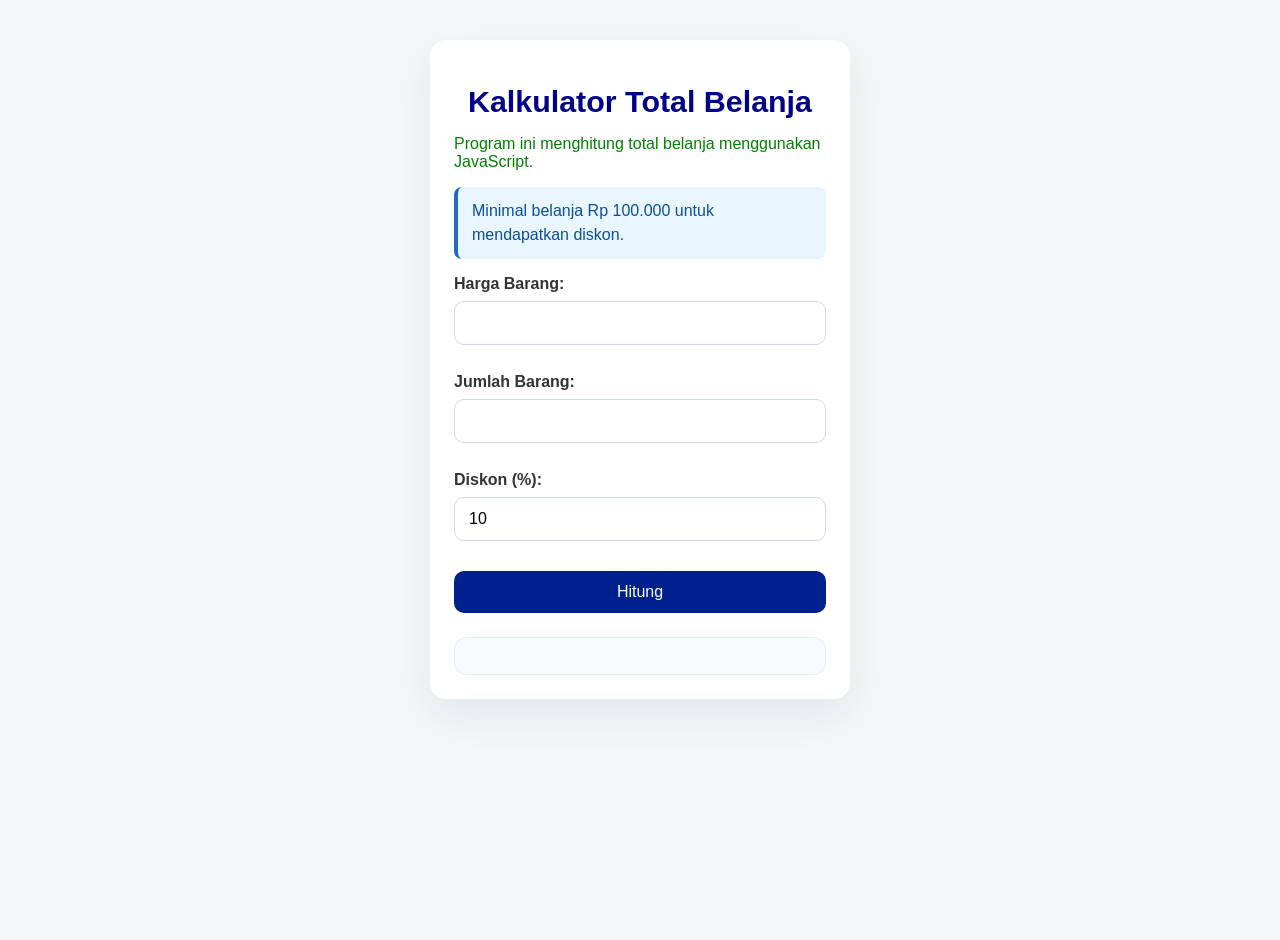
<file: index.html>
<!doctype html>
<html lang="id">
  <head>
    <meta charset="UTF-8" />
    <meta name="viewport" content="width=device-width, initial-scale=1.0" />
    <title>Kalkulator Total Belanja</title>

    <!-- CSS Eksternal -->
    <link rel="stylesheet" href="style.css" />

    <!-- CSS Internal -->
    <style>
      h1 {
        color: darkblue;
        text-align: center;
      }
    </style>
  </head>
  <body>
    <div class="container">
      <h1>Kalkulator Total Belanja</h1>

      <!-- CSS Inline -->
      <p style="color: green">
        Program ini menghitung total belanja menggunakan JavaScript.
      </p>

      <p class="note">Minimal belanja Rp 100.000 untuk mendapatkan diskon.</p>

      <label>Harga Barang:</label>
      <input type="number" id="harga" />

      <label>Jumlah Barang:</label>
      <input type="number" id="jumlah" />

      <label>Diskon (%):</label>
      <input type="number" id="diskon" value="10" />

      <button onclick="hitungBelanja()">Hitung</button>

      <div id="hasil"></div>
    </div>

    <script src="script.js"></script>
  </body>
</html>
</file>
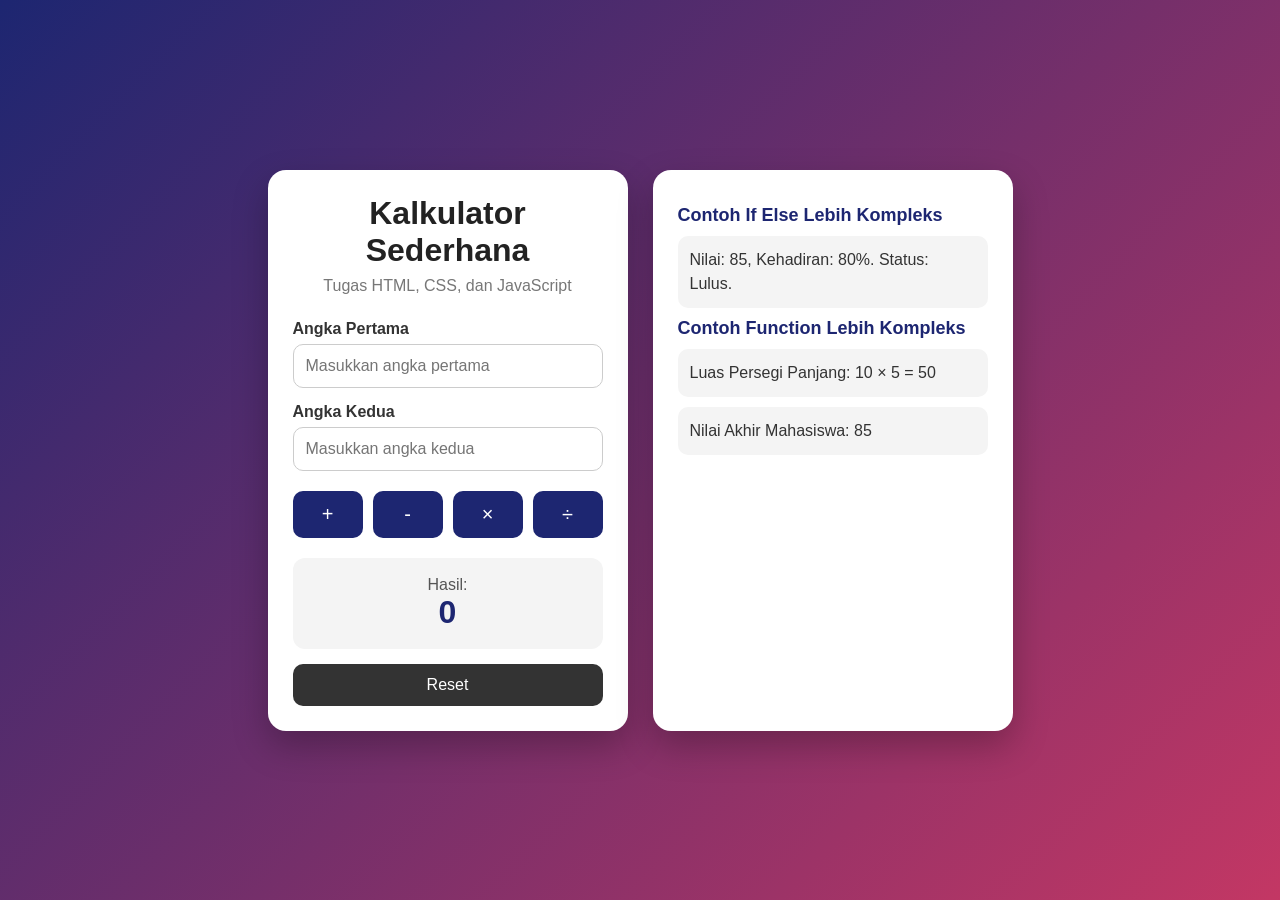
<file: pertemuan 12/index.html>
<!DOCTYPE html>
<html lang="id">
<head>
    <meta charset="UTF-8">
    <meta name="viewport" content="width=device-width, initial-scale=1.0">
    <title>Tugas Kalkulator HTML CSS JS</title>
    <link rel="stylesheet" href="style.css">
</head>
<body>

    <div class="container">
        <div class="card">
            <h1>Kalkulator Sederhana</h1>
            <p class="subtitle">Tugas HTML, CSS, dan JavaScript</p>

            <div class="form-group">
                <label for="angka1">Angka Pertama</label>
                <input type="number" id="angka1" placeholder="Masukkan angka pertama">
            </div>

            <div class="form-group">
                <label for="angka2">Angka Kedua</label>
                <input type="number" id="angka2" placeholder="Masukkan angka kedua">
            </div>

            <div class="button-group">
                <button onclick="hitung('tambah')">+</button>
                <button onclick="hitung('kurang')">-</button>
                <button onclick="hitung('kali')">×</button>
                <button onclick="hitung('bagi')">÷</button>
            </div>

            <div class="result-box">
                <p>Hasil:</p>
                <h2 id="hasil">0</h2>
            </div>

            <button class="reset" onclick="resetForm()">Reset</button>
        </div>

        <div class="info-card">
            <h2>Contoh If Else Lebih Kompleks</h2>
            <p id="statusNilai"></p>

            <h2>Contoh Function Lebih Kompleks</h2>
            <p id="luas"></p>
            <p id="nilaiAkhir"></p>
        </div>
    </div>

    <script src="script.js"></script>
</body>
</html>
</file>
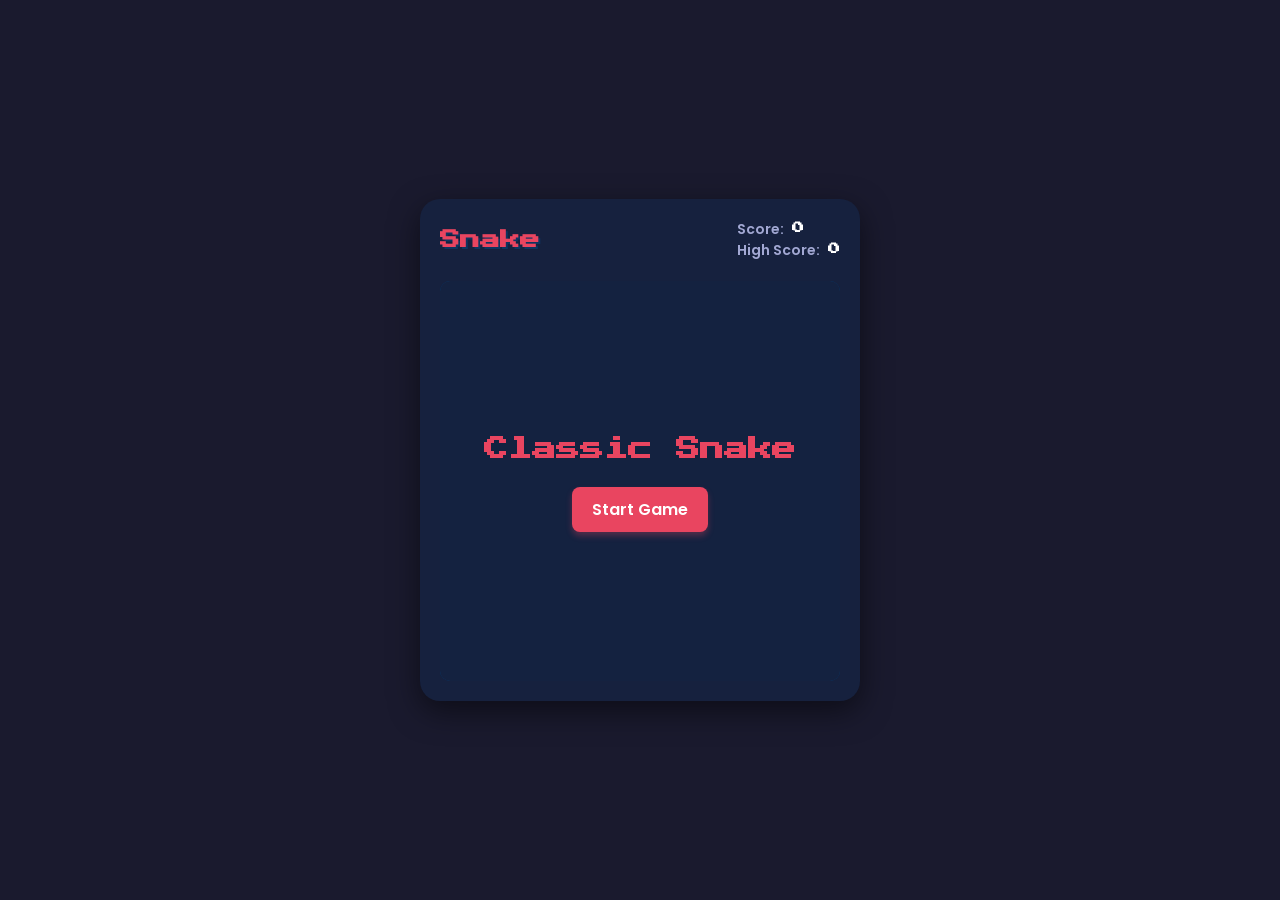
<file: pertemuan 17/index.html>
<!DOCTYPE html>
<html lang="id">
<head>
    <meta charset="UTF-8">
    <meta name="viewport" content="width=device-width, initial-scale=1.0, maximum-scale=1.0, user-scalable=no">
    <title>Classic Snake Game</title>
    <link rel="stylesheet" href="style.css">
    <link href="https://fonts.googleapis.com/css2?family=Press+Start+2P&family=Poppins:wght@400;600&display=swap" rel="stylesheet">
</head>
<body>
    <div class="game-container">
        <div class="header">
            <h1>Snake</h1>
            <div class="score-board">
                <p>Score: <span id="score">0</span></p>
                <p>High Score: <span id="high-score">0</span></p>
            </div>
        </div>

        <div class="canvas-container">
            <canvas id="gameCanvas" width="400" height="400"></canvas>
            <div id="game-over" class="hidden overlay">
                <h2>Game Over!</h2>
                <button id="restart-btn">Play Again</button>
            </div>
            <div id="start-screen" class="overlay">
                <h2>Classic Snake</h2>
                <button id="start-btn">Start Game</button>
            </div>
        </div>

        <!-- Virtual D-pad for mobile -->
        <div class="controls">
            <button class="d-pad" id="btn-up">⬆️</button>
            <div class="d-pad-row">
                <button class="d-pad" id="btn-left">⬅️</button>
                <button class="d-pad" id="btn-down">⬇️</button>
                <button class="d-pad" id="btn-right">➡️</button>
            </div>
        </div>
    </div>

    <script src="script.js"></script>
</body>
</html>
</file>
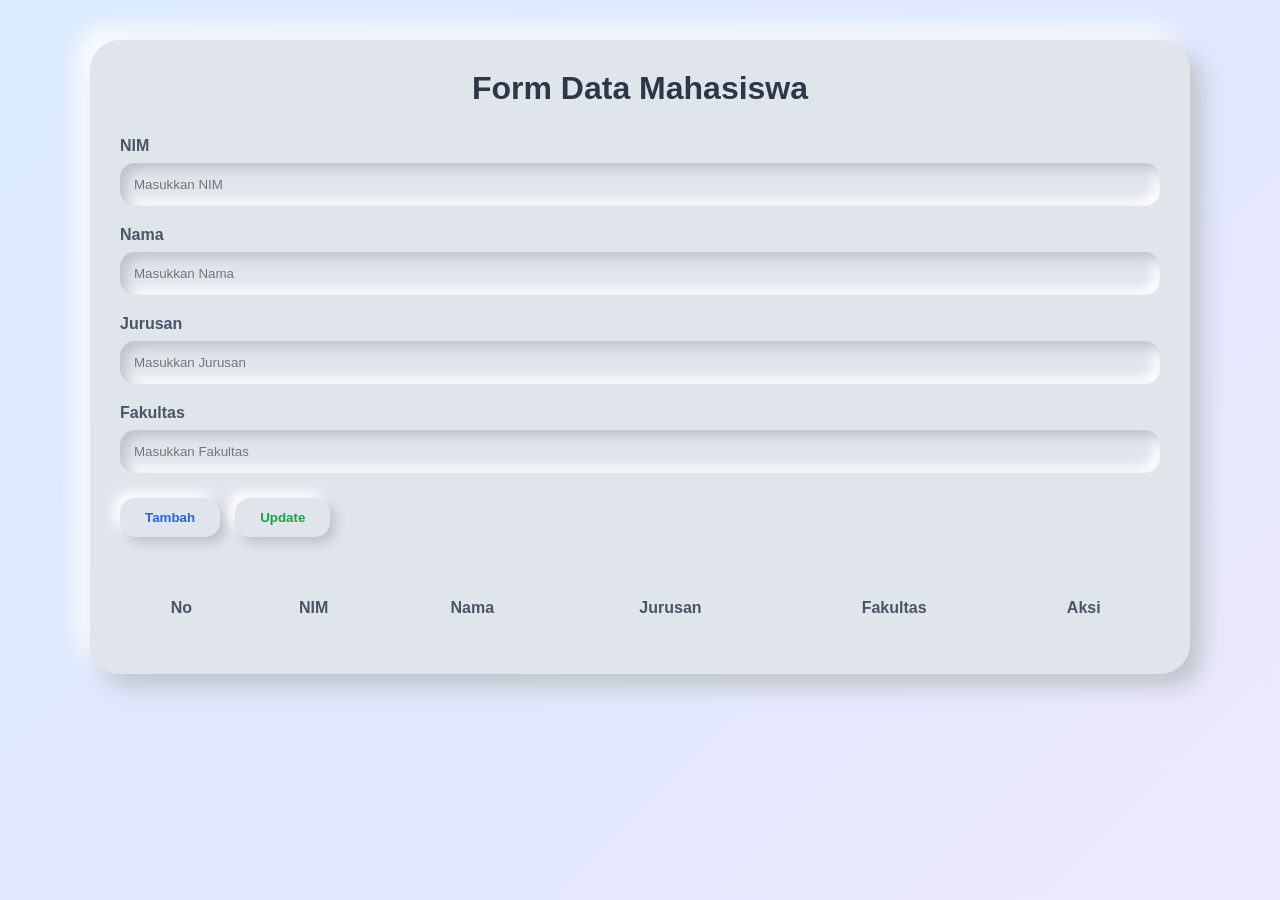
<file: pertemuan 14/js.html>
<!doctype html>
<html lang="id">
  <head>
    <meta charset="UTF-8" />
    <meta name="viewport" content="width=device-width, initial-scale=1.0" />
    <title>Form Data Mahasiswa</title>

    <style>
      * {
        margin: 0;
        padding: 0;
        box-sizing: border-box;
        font-family: "Poppins", sans-serif;
      }

      body {
        min-height: 100vh;
        background: linear-gradient(135deg, #dbeafe, #e0e7ff, #ede9fe);
        padding: 40px;
      }

      .container {
        max-width: 1100px;
        margin: auto;
        padding: 30px;
        border-radius: 30px;
        background: #e0e5ec;
        box-shadow:
          12px 12px 24px #bec3c9,
          -12px -12px 24px #ffffff;
      }

      h1 {
        text-align: center;
        margin-bottom: 30px;
        color: #2d3748;
      }

      .form-group {
        margin-bottom: 20px;
      }

      label {
        display: block;
        margin-bottom: 8px;
        font-weight: 600;
        color: #4a5568;
      }

      input {
        width: 100%;
        padding: 14px;
        border: none;
        outline: none;
        border-radius: 15px;
        background: #e0e5ec;
        box-shadow:
          inset 6px 6px 12px #bec3c9,
          inset -6px -6px 12px #ffffff;
      }

      .button-group {
        display: flex;
        gap: 15px;
        margin-top: 25px;
      }

      button {
        border: none;
        cursor: pointer;
        padding: 12px 25px;
        border-radius: 15px;
        font-weight: bold;
        transition: 0.3s;
        background: #e0e5ec;
        box-shadow:
          6px 6px 12px #bec3c9,
          -6px -6px 12px #ffffff;
      }

      button:hover {
        transform: translateY(-2px);
      }

      button:active {
        box-shadow:
          inset 4px 4px 8px #bec3c9,
          inset -4px -4px 8px #ffffff;
      }

      .btn-tambah {
        color: #2563eb;
      }

      .btn-update {
        color: #16a34a;
      }

      .btn-edit {
        color: #f59e0b;
      }

      .btn-hapus {
        color: #dc2626;
      }

      table {
        width: 100%;
        margin-top: 35px;
        border-collapse: separate;
        border-spacing: 0 12px;
      }

      th {
        padding: 15px;
        color: #475569;
      }

      td {
        padding: 18px;
        text-align: center;
        background: #e0e5ec;
        box-shadow:
          6px 6px 12px #bec3c9,
          -6px -6px 12px #ffffff;
      }

      td:first-child {
        border-radius: 15px 0 0 15px;
      }

      td:last-child {
        border-radius: 0 15px 15px 0;
      }

      .aksi {
        display: flex;
        justify-content: center;
        gap: 10px;
      }

      .aksi button {
        padding: 10px 18px;
      }
    </style>
  </head>
  <body>
    <div class="container">
      <h1>Form Data Mahasiswa</h1>

      <div class="form-group">
        <label>NIM</label>
        <input type="text" id="nim" placeholder="Masukkan NIM" />
      </div>

      <div class="form-group">
        <label>Nama</label>
        <input type="text" id="nama" placeholder="Masukkan Nama" />
      </div>

      <div class="form-group">
        <label>Jurusan</label>
        <input type="text" id="jurusan" placeholder="Masukkan Jurusan" />
      </div>

      <div class="form-group">
        <label>Fakultas</label>
        <input type="text" id="fakultas" placeholder="Masukkan Fakultas" />
      </div>

      <div class="button-group">
        <button class="btn-tambah" onclick="tambahData()">Tambah</button>
        <button class="btn-update" onclick="updateData()">Update</button>
      </div>

      <table>
        <thead>
          <tr>
            <th>No</th>
            <th>NIM</th>
            <th>Nama</th>
            <th>Jurusan</th>
            <th>Fakultas</th>
            <th>Aksi</th>
          </tr>
        </thead>
        <tbody id="tabelMahasiswa"></tbody>
      </table>
    </div>

    <script>
      let dataMahasiswa = [];
      let indexEdit = null;

      function tambahData() {
        let nim = document.getElementById("nim").value;
        let nama = document.getElementById("nama").value;
        let jurusan = document.getElementById("jurusan").value;
        let fakultas = document.getElementById("fakultas").value;

        if (nim === "" || nama === "" || jurusan === "" || fakultas === "") {
          alert("Semua data harus diisi!");
          return;
        }

        let mahasiswa = {
          nim: nim,
          nama: nama,
          jurusan: jurusan,
          fakultas: fakultas,
        };

        dataMahasiswa.push(mahasiswa);

        console.log("Data berhasil ditambahkan:");
        console.log(dataMahasiswa);

        tampilkanData();
        kosongkanForm();
      }

      function tampilkanData() {
        let tabel = document.getElementById("tabelMahasiswa");
        tabel.innerHTML = "";

        for (let i = 0; i < dataMahasiswa.length; i++) {
          tabel.innerHTML += `
                    <tr>
                        <td>${i + 1}</td>
                        <td>${dataMahasiswa[i].nim}</td>
                        <td>${dataMahasiswa[i].nama}</td>
                        <td>${dataMahasiswa[i].jurusan}</td>
                        <td>${dataMahasiswa[i].fakultas}</td>
                        <td class="aksi">
                            <button class="btn-edit" onclick="editData(${i})">Edit</button>
                            <button class="btn-hapus" onclick="hapusData(${i})">Hapus</button>
                        </td>
                    </tr>
                `;
        }
      }

      function editData(index) {
        document.getElementById("nim").value = dataMahasiswa[index].nim;
        document.getElementById("nama").value = dataMahasiswa[index].nama;
        document.getElementById("jurusan").value = dataMahasiswa[index].jurusan;
        document.getElementById("fakultas").value =
          dataMahasiswa[index].fakultas;

        indexEdit = index;

        console.log("Data yang akan diedit:");
        console.log(dataMahasiswa[index]);
      }

      function updateData() {
        if (indexEdit === null) {
          alert("Pilih data yang ingin diedit terlebih dahulu!");
          return;
        }

        dataMahasiswa[indexEdit].nim = document.getElementById("nim").value;
        dataMahasiswa[indexEdit].nama = document.getElementById("nama").value;
        dataMahasiswa[indexEdit].jurusan =
          document.getElementById("jurusan").value;
        dataMahasiswa[indexEdit].fakultas =
          document.getElementById("fakultas").value;

        console.log("Data berhasil diupdate:");
        console.log(dataMahasiswa);

        tampilkanData();
        kosongkanForm();

        indexEdit = null;
      }

      function hapusData(index) {
        let konfirmasi = confirm("Yakin ingin menghapus data ini?");

        if (konfirmasi) {
          dataMahasiswa.splice(index, 1);

          console.log("Data berhasil dihapus:");
          console.log(dataMahasiswa);

          tampilkanData();
        }
      }

      function kosongkanForm() {
        document.getElementById("nim").value = "";
        document.getElementById("nama").value = "";
        document.getElementById("jurusan").value = "";
        document.getElementById("fakultas").value = "";
      }
    </script>
  </body>
</html>
</file>
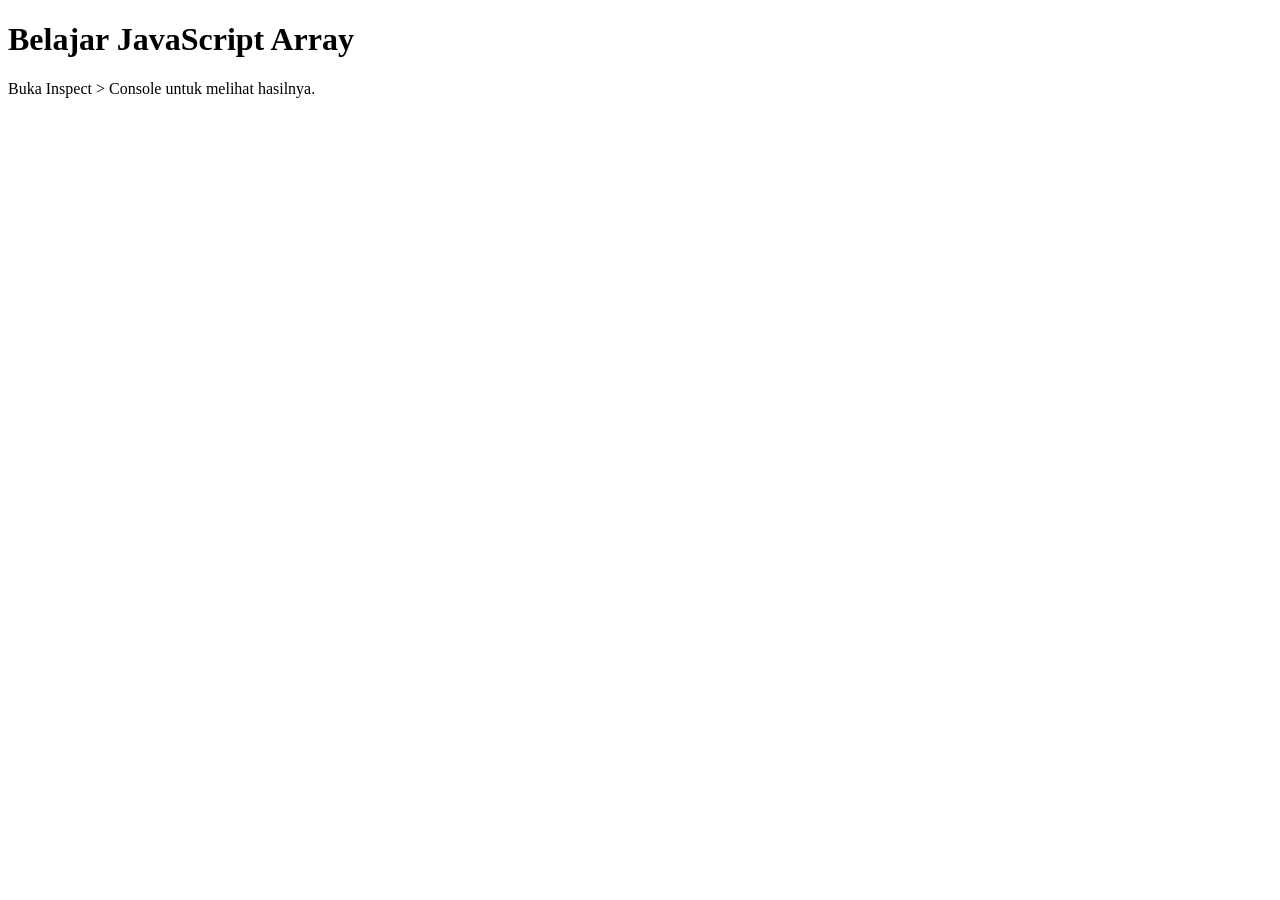
<file: pertemuan 14/js_array.html>
<!doctype html>
<html lang="id">
  <head>
    <meta charset="UTF-8" />
    <meta name="viewport" content="width=device-width, initial-scale=1.0" />
    <title>JS Array</title>
  </head>
  <body>
    <h1>Belajar JavaScript Array</h1>
    <p>Buka Inspect &gt; Console untuk melihat hasilnya.</p>

    <script>
      // array number
      let arr = [1, 2, 3, 4, 5];
      console.log(arr);

      // array string
      let arr2 = ["a", "b", "c", "d", "e"];
      console.log(arr2);

      // array mix
      let arr3 = [1, "a", true, null, undefined];
      console.log(arr3);

      // access array by index
      console.log(arr[0]); // 1
      console.log(arr2[2]); // c
      console.log(arr3[4]); // undefined

      // access array by length
      console.log(arr.length); // 5
      console.log(arr2.length); // 5
      console.log(arr3.length); // 5

      // dengan looping array number
      for (let i = 0; i < arr.length; i++) {
        console.log(arr[i]);
      }

      // dengan looping array string
      for (let i = 0; i < arr2.length; i++) {
        console.log(arr2[i]);
      }

      // dengan looping array mix
      for (let i = 0; i < arr3.length; i++) {
        console.log(arr3[i]);
      }
    </script>
  </body>
</html>
</file>
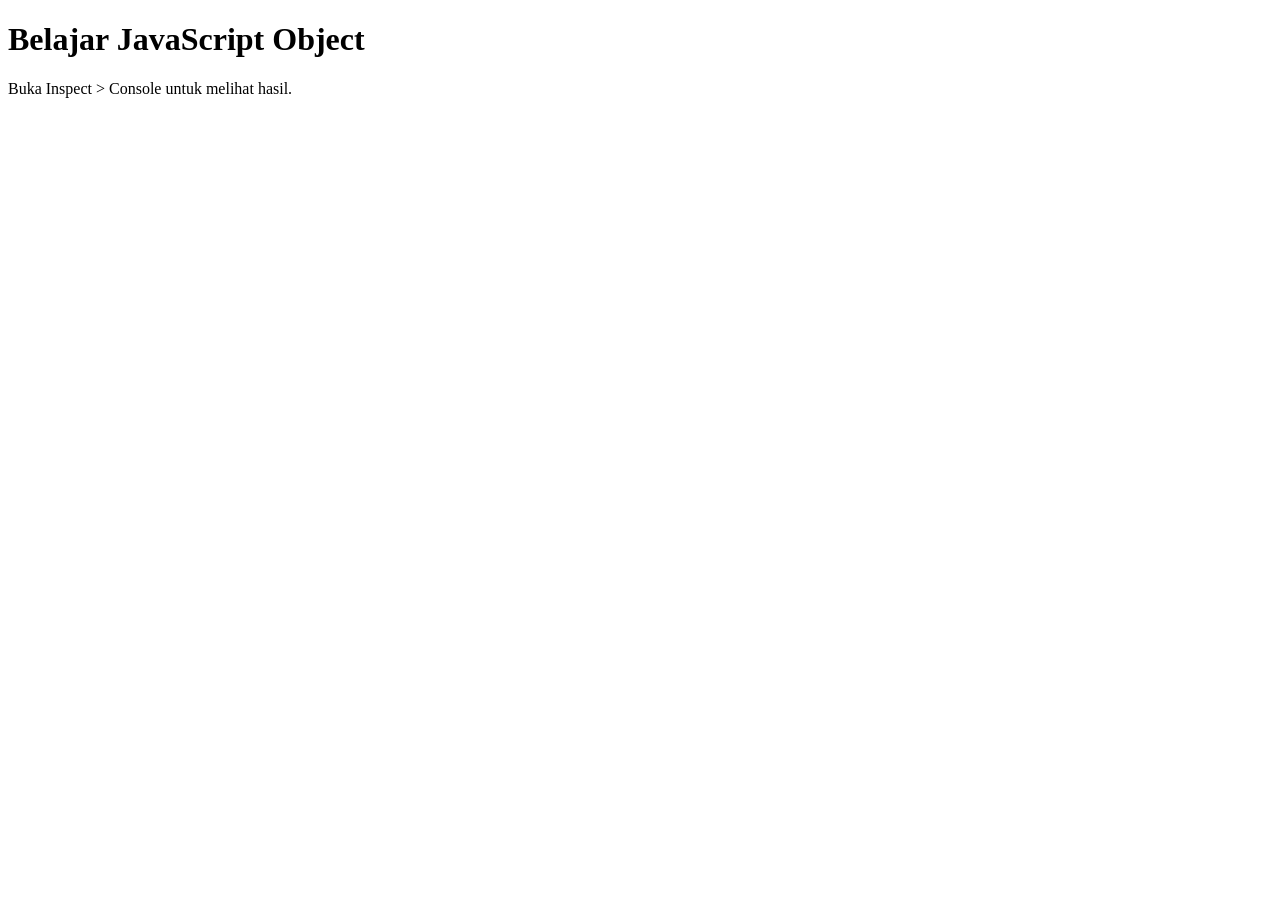
<file: pertemuan 14/js_object.html>
<!doctype html>
<html lang="id">
  <head>
    <meta charset="UTF-8" />
    <meta name="viewport" content="width=device-width, initial-scale=1.0" />
    <title>JS Object</title>
  </head>
  <body>
    <h1>Belajar JavaScript Object</h1>
    <p>Buka Inspect > Console untuk melihat hasil.</p>

    <script>
      console.log("========================================");
      console.log("          OBJECT MAHASISWA");
      console.log("========================================");

      // object mahasiswa
      let mahasiswa = {
        nim: "231011450122",
        nama: "Maulana Royyan Tsubaisa",
        jurusan: "Teknik Informatika",
        fakultas: "Ilmu Komputer",
      };

      console.log(mahasiswa);

      console.log(" ");
      console.log("========================================");
      console.log("         ARRAY OF OBJECT");
      console.log("========================================");

      // array of object
      let dataMahasiswa = [
        {
          nim: "231011450122",
          nama: "Maulana Royyan Tsubaisa",
          jurusan: "Teknik Informatika",
          fakultas: "Ilmu Komputer",
        },
        {
          nim: "231011450123",
          nama: "Ahmad Fauzan",
          jurusan: "Sistem Informasi",
          fakultas: "Ilmu Komputer",
        },
        {
          nim: "231011450124",
          nama: "Siti Aisyah",
          jurusan: "Teknik Informatika",
          fakultas: "Ilmu Komputer",
        },
        {
          nim: "231011450125",
          nama: "Budi Santoso",
          jurusan: "Sistem Informasi",
          fakultas: "Ilmu Komputer",
        },
        {
          nim: "231011450126",
          nama: "Rina Oktaviani",
          jurusan: "Teknik Informatika",
          fakultas: "Ilmu Komputer",
        },
      ];

      console.log(dataMahasiswa);

      console.log(" ");
      console.log("========================================");
      console.log("      ACCESS OBJECT PROPERTY");
      console.log("========================================");

      console.log("NIM      : ", mahasiswa.nim);
      console.log("Nama     : ", mahasiswa.nama);
      console.log("Jurusan  : ", mahasiswa.jurusan);
      console.log("Fakultas : ", mahasiswa.fakultas);

      console.log(" ");
      console.log("========================================");
      console.log("   ACCESS ARRAY OBJECT BY INDEX");
      console.log("========================================");

      console.log("Mahasiswa ke-1 : ", dataMahasiswa[0].nama);
      console.log("Mahasiswa ke-2 : ", dataMahasiswa[1].nama);
      console.log("Mahasiswa ke-3 : ", dataMahasiswa[2].nama);

      console.log(" ");
      console.log("========================================");
      console.log("              LENGTH");
      console.log("========================================");

      console.log("Jumlah Data Mahasiswa : ", dataMahasiswa.length);

      console.log(" ");
      console.log("========================================");
      console.log("          LOOPING OBJECT");
      console.log("========================================");

      for (let key in mahasiswa) {
        console.log(key + " : " + mahasiswa[key]);
      }

      console.log(" ");
      console.log("========================================");
      console.log("      LOOPING ARRAY OF OBJECT");
      console.log("========================================");

      for (let i = 0; i < dataMahasiswa.length; i++) {
        console.log("----------------------------------------");
        console.log("Data Mahasiswa Ke-" + (i + 1));
        console.log("----------------------------------------");
        console.log("NIM      : " + dataMahasiswa[i].nim);
        console.log("Nama     : " + dataMahasiswa[i].nama);
        console.log("Jurusan  : " + dataMahasiswa[i].jurusan);
        console.log("Fakultas : " + dataMahasiswa[i].fakultas);
      }

      console.log(" ");
      console.log("========================================");
      console.log("            SELESAI");
      console.log("========================================");

      for (let i = 0; i < dataMahasiswa.length; i++) {
        console.log(
          `NIM: ${dataMahasiswa[i].nim} | Nama: ${dataMahasiswa[i].nama} | Jurusan: ${dataMahasiswa[i].jurusan} | Fakultas: ${dataMahasiswa[i].fakultas}`,
        );
      }
    </script>
  </body>
</html>
</file>
<file: style.css>
* {
  box-sizing: border-box;
}

body {
  margin: 0;
  min-height: 100vh;
  font-family: Arial, sans-serif;
  background-color: #f4f6f8;
  color: #333;
}

body,
html {
  width: 100%;
}

.container {
  width: min(420px, 95%);
  margin: 40px auto;
  background: #ffffff;
  padding: 24px;
  border-radius: 16px;
  box-shadow: 0 16px 40px rgba(40, 57, 101, 0.08);
  overflow: hidden;
}

h1 {
  font-size: 1.9rem;
  margin-bottom: 12px;
}

.note {
  margin: 0 0 16px;
  padding: 12px 14px;
  background: #e9f5ff;
  color: #0b4f9a;
  border-left: 4px solid #1f6cc5;
  border-radius: 8px;
  line-height: 1.5;
}

label {
  display: block;
  margin: 16px 0 8px;
  font-weight: 600;
}

input,
button {
  width: 100%;
  padding: 12px 14px;
  margin: 0;
  border-radius: 10px;
  border: 1px solid #d1d9e6;
  font-size: 1rem;
}

input:focus,
button:focus {
  outline: none;
  box-shadow: 0 0 0 3px rgba(29, 89, 212, 0.14);
}

input {
  margin-bottom: 12px;
}

button {
  margin: 18px 0 0;
  background-color: #00208d;
  color: white;
  border: none;
  cursor: pointer;
  transition: background-color 0.2s ease;
}

button:hover {
  background-color: #001670;
}

#hasil {
  margin-top: 24px;
  padding: 18px;
  background: #f8faff;
  border-radius: 12px;
  border: 1px solid #e3ecff;
  word-break: break-word;
}

#hasil h3 {
  margin-top: 0;
}

@media (max-width: 480px) {
  .container {
    margin: 20px auto;
    padding: 18px;
  }
}
</file>
<file: pertemuan 12/style.css>
* {
    margin: 0;
    padding: 0;
    box-sizing: border-box;
    font-family: Arial, Helvetica, sans-serif;
}

body {
    min-height: 100vh;
    background: linear-gradient(135deg, #1d2671, #c33764);
    display: flex;
    justify-content: center;
    align-items: center;
    padding: 30px;
}

.container {
    display: flex;
    gap: 25px;
    flex-wrap: wrap;
    justify-content: center;
}

.card, .info-card {
    width: 360px;
    background: #ffffff;
    padding: 25px;
    border-radius: 18px;
    box-shadow: 0 15px 35px rgba(0,0,0,0.25);
}

h1 {
    text-align: center;
    color: #222;
    margin-bottom: 8px;
}

.subtitle {
    text-align: center;
    color: #777;
    margin-bottom: 25px;
}

.form-group {
    margin-bottom: 15px;
}

label {
    display: block;
    font-weight: bold;
    margin-bottom: 6px;
    color: #333;
}

input {
    width: 100%;
    padding: 12px;
    border: 1px solid #ccc;
    border-radius: 10px;
    font-size: 16px;
    outline: none;
}

input:focus {
    border-color: #1d2671;
}

.button-group {
    display: grid;
    grid-template-columns: repeat(4, 1fr);
    gap: 10px;
    margin: 20px 0;
}

button {
    padding: 12px;
    border: none;
    border-radius: 10px;
    background: #1d2671;
    color: white;
    font-size: 20px;
    cursor: pointer;
    transition: 0.3s;
}

button:hover {
    background: #c33764;
    transform: translateY(-2px);
}

.result-box {
    background: #f4f4f4;
    padding: 18px;
    border-radius: 12px;
    text-align: center;
    margin-bottom: 15px;
}

.result-box p {
    color: #555;
}

.result-box h2 {
    font-size: 32px;
    color: #1d2671;
}

.reset {
    width: 100%;
    background: #333;
    font-size: 16px;
}

.info-card h2 {
    font-size: 18px;
    color: #1d2671;
    margin-top: 10px;
    margin-bottom: 10px;
}

.info-card p {
    background: #f4f4f4;
    padding: 12px;
    border-radius: 10px;
    margin-bottom: 10px;
    color: #333;
    line-height: 1.5;
}
</file>
<file: pertemuan 17/style.css>
* {
    margin: 0;
    padding: 0;
    box-sizing: border-box;
}

body {
    background-color: #1a1a2e;
    color: #fff;
    font-family: 'Poppins', sans-serif;
    display: flex;
    justify-content: center;
    align-items: center;
    min-height: 100vh;
    padding: 20px;
}

.game-container {
    background: #16213e;
    padding: 20px;
    border-radius: 20px;
    box-shadow: 0 10px 30px rgba(0, 0, 0, 0.5);
    max-width: 100%;
    width: 440px;
    display: flex;
    flex-direction: column;
    align-items: center;
}

.header {
    width: 100%;
    display: flex;
    justify-content: space-between;
    align-items: center;
    margin-bottom: 20px;
}

h1 {
    font-family: 'Press Start 2P', cursive;
    font-size: 20px;
    color: #e94560;
    text-shadow: 2px 2px 0px #0f3460;
}

.score-board p {
    font-size: 14px;
    font-weight: 600;
    color: #a2a8d3;
}

#score, #high-score {
    color: #fff;
    font-family: 'Press Start 2P', cursive;
    font-size: 12px;
    margin-left: 5px;
}

.canvas-container {
    position: relative;
    width: 100%;
    aspect-ratio: 1 / 1;
    background-color: #0f3460;
    border-radius: 10px;
    overflow: hidden;
    box-shadow: inset 0 0 20px rgba(0, 0, 0, 0.5);
}

canvas {
    width: 100%;
    height: 100%;
    display: block;
}

.overlay {
    position: absolute;
    top: 0;
    left: 0;
    width: 100%;
    height: 100%;
    background: rgba(22, 33, 62, 0.9);
    display: flex;
    flex-direction: column;
    justify-content: center;
    align-items: center;
    border-radius: 10px;
    transition: opacity 0.3s ease;
}

.overlay h2 {
    font-family: 'Press Start 2P', cursive;
    font-size: 24px;
    color: #e94560;
    margin-bottom: 20px;
    text-align: center;
    line-height: 1.5;
}

button {
    font-family: 'Poppins', sans-serif;
    font-weight: 600;
    font-size: 16px;
    padding: 10px 20px;
    border: none;
    border-radius: 8px;
    background-color: #e94560;
    color: white;
    cursor: pointer;
    box-shadow: 0 4px 6px rgba(233, 69, 96, 0.3);
    transition: transform 0.1s, background-color 0.2s;
}

button:hover {
    background-color: #ff5270;
}

button:active {
    transform: scale(0.95);
}

.hidden {
    display: none !important;
}

/* Mobile Controls */
.controls {
    margin-top: 20px;
    display: flex;
    flex-direction: column;
    align-items: center;
    gap: 10px;
}

.d-pad-row {
    display: flex;
    gap: 10px;
}

.d-pad {
    width: 60px;
    height: 60px;
    font-size: 24px;
    border-radius: 15px;
    background: #0f3460;
    box-shadow: none;
    display: flex;
    justify-content: center;
    align-items: center;
}

.d-pad:active {
    background: #1a1a2e;
}

/* Hide controls on desktop */
@media (min-width: 768px) {
    .controls {
        display: none;
    }
}
</file>
